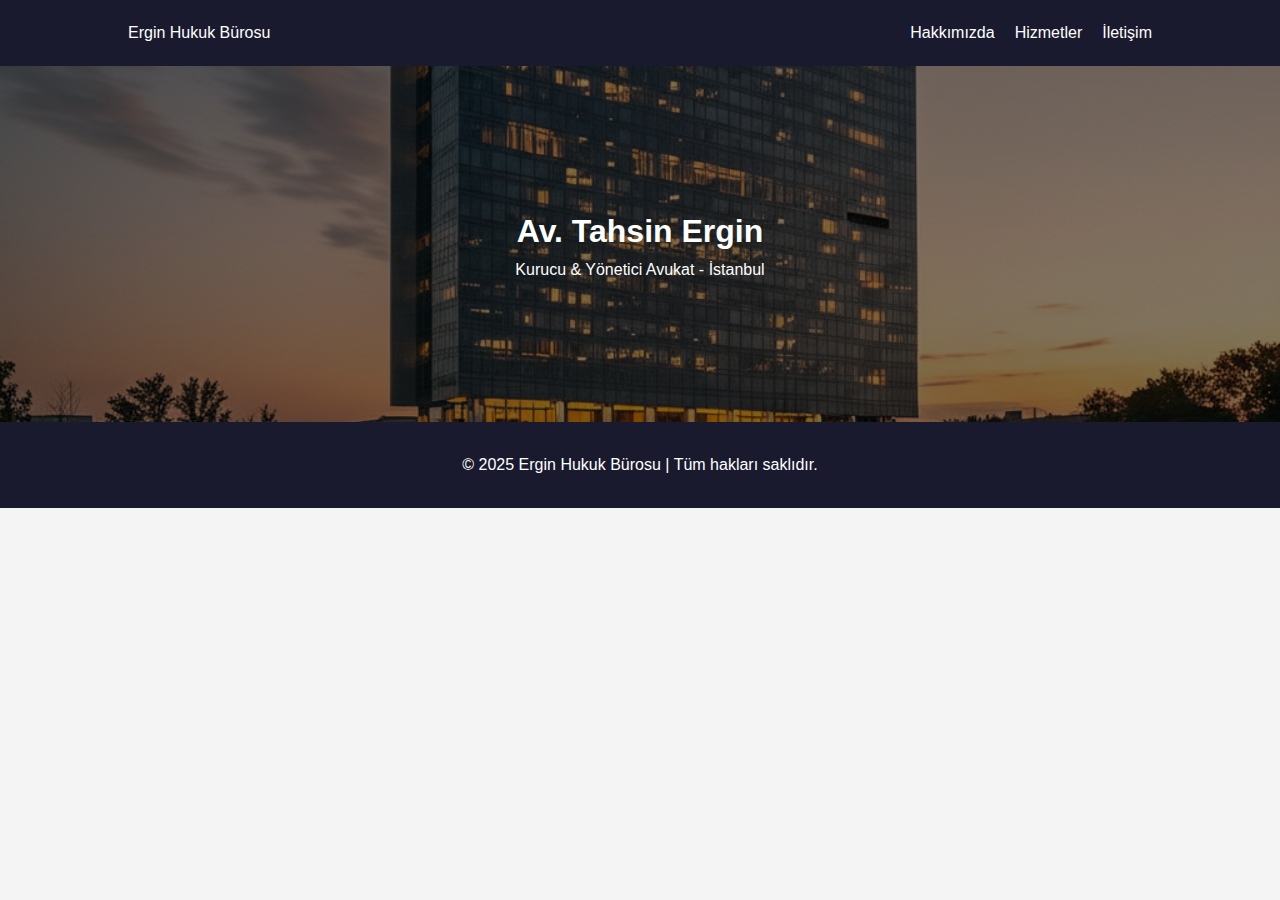
<file: index.html>
<!DOCTYPE html>
<html lang="tr">
<head>
  <meta charset="UTF-8">
  <meta name="viewport" content="width=device-width, initial-scale=1.0">
  <title>Ergin Hukuk Bürosu</title>
  <link rel="stylesheet" href="style.css">
</head>
<body>

  <header>
    <div class="logo">Ergin Hukuk Bürosu</div>
    <nav>
      <ul>
        <li><a href="hakkimizda.html">Hakkımızda</a></li>
        <li><a href="hizmetler.html">Hizmetler</a></li>
        <li><a href="iletisim.html">İletişim</a></li>
      </ul>
    </nav>
  </header>

  <section class="hero">
    <h1>Av. Tahsin Ergin</h1>
    <p>Kurucu & Yönetici Avukat - İstanbul</p>
  </section>

  <footer>
    <p>© 2025 Ergin Hukuk Bürosu | Tüm hakları saklıdır.</p>
  </footer>

</body>
</html>
</file>
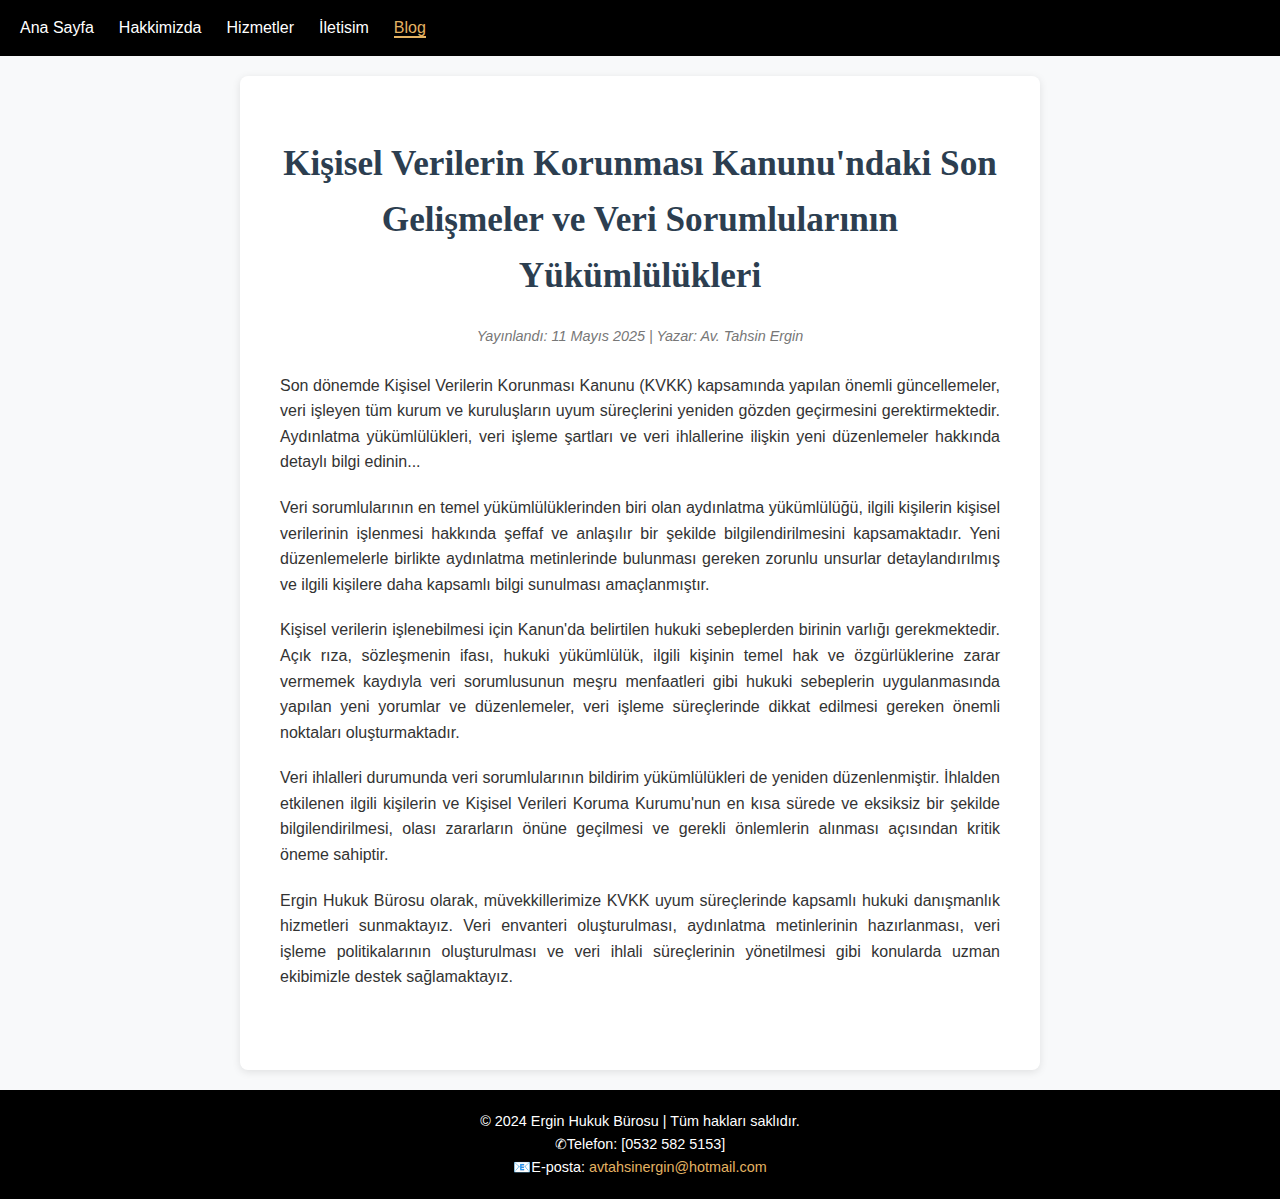
<file: blog-detay-1.html>
<!DOCTYPE html>
<html lang="tr">
<head>
    <meta charset="UTF-8">
    <meta name="viewport" content="width=device-width, initial-scale=1.0">
    <title>Kişisel Verilerin Korunması Kanunu'ndaki Son Gelişmeler - Ergin Hukuk Bürosu</title>
    <link rel="stylesheet" href="style.css">
    <style>
        body {
            font-family: 'Montserrat', sans-serif;
            margin: 0;
            padding: 0;
            background-color: #f8f9fa;
            color: #333;
            line-height: 1.6;
        }

        header {
            background-color: black;
            color: white;
            padding: 15px 20px;
            display: flex;
            align-items: center;
            justify-content: space-between;
        }

        nav ul {
            list-style: none;
            display: flex;
            gap: 25px;
            margin: 0;
            padding: 0;
        }

        nav a {
            color: white;
            text-decoration: none;
            font-weight: 500;
            transition: color 0.3s ease;
        }

        nav a:hover {
            color: #e4b363;
        }

        nav a.active {
            color: #e4b363;
        }

        .blog-detail-page {
            padding: 60px 20px;
            max-width: 800px;
            margin: 20px auto;
            background-color: white;
            border-radius: 8px;
            box-shadow: 0 2px 8px rgba(0, 0, 0, 0.1);
            text-align: center; /* Ana başlığı ortala */
        }

        .blog-detail-page h1 {
            font-size: 2.2em;
            color: #2c3e50;
            margin-bottom: 20px;
            font-family: 'Lora', serif;
        }

        .post-meta {
            color: #777;
            font-size: 0.9em;
            margin-bottom: 25px;
            font-style: italic;
        }

        .blog-detail-content {
            text-align: left; /* İçeriği sola hizala, ortalamayı bozmamak için */
            padding: 0 20px;
        }

        .blog-detail-content p {
            margin-bottom: 20px;
            text-align: justify; /* Yazıyı iki yana yasla */
            hyphens: auto; /* Kelimeleri gerektiğinde böl */
        }

        footer {
            background-color: black;
            color: white;
            text-align: center;
            padding: 20px;
            font-size: 0.9em;
        }

        footer a {
            color: #e4b363;
            text-decoration: none;
        }

        footer a:hover {
            text-decoration: underline;
        }
    </style>
    <!-- Google tag (gtag.js) -->
<script async src="https://www.googletagmanager.com/gtag/js?id=G-L9FPW35B36"></script>
<script>
  window.dataLayer = window.dataLayer || [];
  function gtag(){dataLayer.push(arguments);}
  gtag('js', new Date());

  gtag('config', 'G-L9FPW35B36');
</script>
</head>
<body>
    <header>
        <nav>
            <ul>
                <li><a href="index.html">Ana Sayfa</a></li>
                <li><a href="hakkimizda.html">Hakkimizda</a></li>
                <li><a href="hizmetler.html">Hizmetler</a></li>
                <li><a href="iletisim.html">İletisim</a></li>
                <li><a href="blog.html" class="active">Blog</a></li>
            </ul>
        </nav>
    </header>

    <section class="blog-detail-page">
        <h1>Kişisel Verilerin Korunması Kanunu'ndaki Son Gelişmeler ve Veri Sorumlularının Yükümlülükleri</h1>
        <p class="post-meta">Yayınlandı: 11 Mayıs 2025 | Yazar: Av. Tahsin Ergin</p>
        <div class="blog-detail-content">
            <p>Son dönemde Kişisel Verilerin Korunması Kanunu (KVKK) kapsamında yapılan önemli güncellemeler, veri işleyen tüm kurum ve kuruluşların uyum süreçlerini yeniden gözden geçirmesini gerektirmektedir. Aydınlatma yükümlülükleri, veri işleme şartları ve veri ihlallerine ilişkin yeni düzenlemeler hakkında detaylı bilgi edinin...</p>
            <p>Veri sorumlularının en temel yükümlülüklerinden biri olan aydınlatma yükümlülüğü, ilgili kişilerin kişisel verilerinin işlenmesi hakkında şeffaf ve anlaşılır bir şekilde bilgilendirilmesini kapsamaktadır. Yeni düzenlemelerle birlikte aydınlatma metinlerinde bulunması gereken zorunlu unsurlar detaylandırılmış ve ilgili kişilere daha kapsamlı bilgi sunulması amaçlanmıştır.</p>
            <p>Kişisel verilerin işlenebilmesi için Kanun'da belirtilen hukuki sebeplerden birinin varlığı gerekmektedir. Açık rıza, sözleşmenin ifası, hukuki yükümlülük, ilgili kişinin temel hak ve özgürlüklerine zarar vermemek kaydıyla veri sorumlusunun meşru menfaatleri gibi hukuki sebeplerin uygulanmasında yapılan yeni yorumlar ve düzenlemeler, veri işleme süreçlerinde dikkat edilmesi gereken önemli noktaları oluşturmaktadır.</p>
            <p>Veri ihlalleri durumunda veri sorumlularının bildirim yükümlülükleri de yeniden düzenlenmiştir. İhlalden etkilenen ilgili kişilerin ve Kişisel Verileri Koruma Kurumu'nun en kısa sürede ve eksiksiz bir şekilde bilgilendirilmesi, olası zararların önüne geçilmesi ve gerekli önlemlerin alınması açısından kritik öneme sahiptir.</p>
            <p>Ergin Hukuk Bürosu olarak, müvekkillerimize KVKK uyum süreçlerinde kapsamlı hukuki danışmanlık hizmetleri sunmaktayız. Veri envanteri oluşturulması, aydınlatma metinlerinin hazırlanması, veri işleme politikalarının oluşturulması ve veri ihlali süreçlerinin yönetilmesi gibi konularda uzman ekibimizle destek sağlamaktayız.</p>
        </div>
    </section>

    <footer>
        <p>© 2024 Ergin Hukuk Bürosu | Tüm hakları saklıdır.</p>
        <p>✆Telefon: [0532 582 5153]</p>
        <p>📧E-posta: <a href="mailto:avtahsinergin@hotmail.com">avtahsinergin@hotmail.com</a></p>
    </footer>
</body>
</html>
</file>
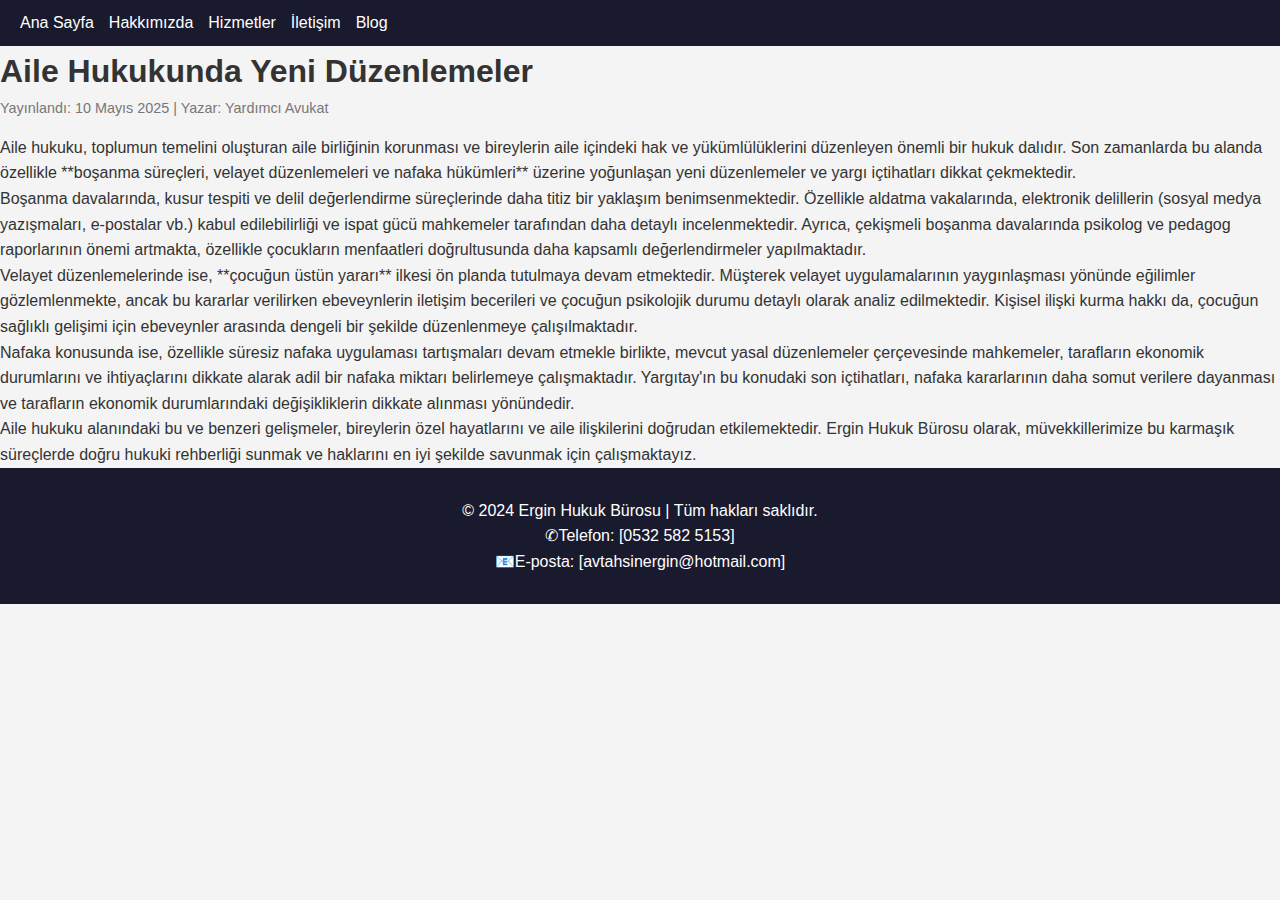
<file: blog-detay-2.html>
<!DOCTYPE html>
<html lang="tr">
<head>
    <meta charset="UTF-8">
    <meta name="viewport" content="width=device-width, initial-scale=1.0">
    <title>Aile Hukukunda Yeni Düzenlemeler - Ergin Hukuk Bürosu</title>
    <link rel="stylesheet" href="style.css">
</head>
<body>
    <header style="display: flex; align-items: center; justify-content: space-between; padding: 10px 20px;">
        <nav>
            <ul style="list-style: none; display: flex; gap: 15px; margin: 0;">
                <li><a href="index.html">Ana Sayfa</a></li>
                <li><a href="hakkimizda.html">Hakkımızda</a></li>
                <li><a href="hizmetler.html">Hizmetler</a></li>
                <li><a href="iletisim.html">İletişim</a></li>
                <li><a href="blog.html">Blog</a></li>
            </ul>
        </nav>
    </header>

    <section class="blog-detail">
        <h1>Aile Hukukunda Yeni Düzenlemeler</h1>
        <p class="post-meta">Yayınlandı: 10 Mayıs 2025 | Yazar: Yardımcı Avukat</p>
        <p>Aile hukuku, toplumun temelini oluşturan aile birliğinin korunması ve bireylerin aile içindeki hak ve yükümlülüklerini düzenleyen önemli bir hukuk dalıdır. Son zamanlarda bu alanda özellikle **boşanma süreçleri, velayet düzenlemeleri ve nafaka hükümleri** üzerine yoğunlaşan yeni düzenlemeler ve yargı içtihatları dikkat çekmektedir.</p>

        <p>Boşanma davalarında, kusur tespiti ve delil değerlendirme süreçlerinde daha titiz bir yaklaşım benimsenmektedir. Özellikle aldatma vakalarında, elektronik delillerin (sosyal medya yazışmaları, e-postalar vb.) kabul edilebilirliği ve ispat gücü mahkemeler tarafından daha detaylı incelenmektedir. Ayrıca, çekişmeli boşanma davalarında psikolog ve pedagog raporlarının önemi artmakta, özellikle çocukların menfaatleri doğrultusunda daha kapsamlı değerlendirmeler yapılmaktadır.</p>

        <p>Velayet düzenlemelerinde ise, **çocuğun üstün yararı** ilkesi ön planda tutulmaya devam etmektedir. Müşterek velayet uygulamalarının yaygınlaşması yönünde eğilimler gözlemlenmekte, ancak bu kararlar verilirken ebeveynlerin iletişim becerileri ve çocuğun psikolojik durumu detaylı olarak analiz edilmektedir. Kişisel ilişki kurma hakkı da, çocuğun sağlıklı gelişimi için ebeveynler arasında dengeli bir şekilde düzenlenmeye çalışılmaktadır.</p>

        <p>Nafaka konusunda ise, özellikle süresiz nafaka uygulaması tartışmaları devam etmekle birlikte, mevcut yasal düzenlemeler çerçevesinde mahkemeler, tarafların ekonomik durumlarını ve ihtiyaçlarını dikkate alarak adil bir nafaka miktarı belirlemeye çalışmaktadır. Yargıtay'ın bu konudaki son içtihatları, nafaka kararlarının daha somut verilere dayanması ve tarafların ekonomik durumlarındaki değişikliklerin dikkate alınması yönündedir.</p>

        <p>Aile hukuku alanındaki bu ve benzeri gelişmeler, bireylerin özel hayatlarını ve aile ilişkilerini doğrudan etkilemektedir. Ergin Hukuk Bürosu olarak, müvekkillerimize bu karmaşık süreçlerde doğru hukuki rehberliği sunmak ve haklarını en iyi şekilde savunmak için çalışmaktayız.</p>
    </section>

    <footer>
        <p>© 2024 Ergin Hukuk Bürosu | Tüm hakları saklıdır.</p>
        <p>✆Telefon: [0532 582 5153]</p>
        <p>📧E-posta: [avtahsinergin@hotmail.com]</p>


    </footer>
</body>
</html>
</file>
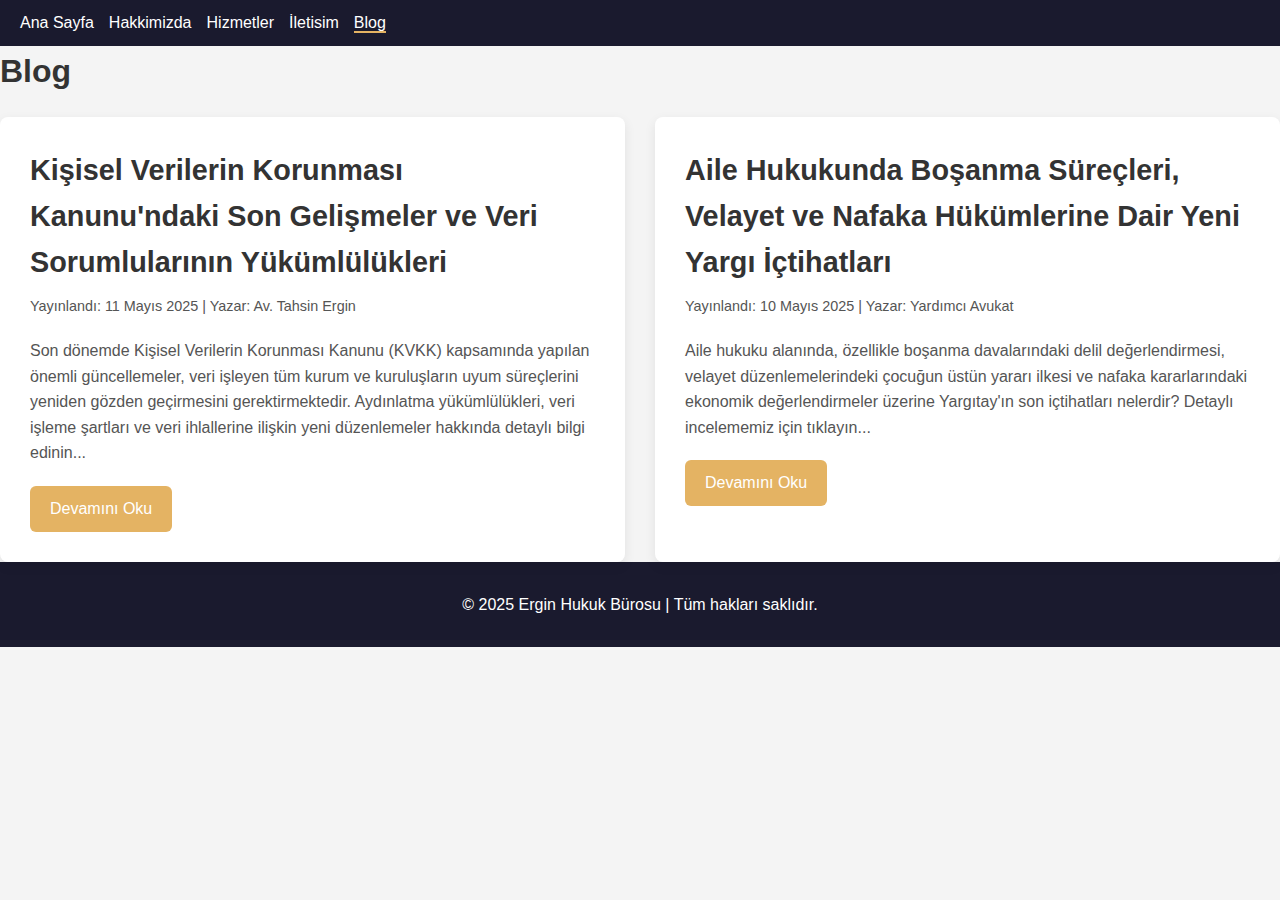
<file: blog.html>
<!DOCTYPE html>
<html lang="tr">
<head>
    <meta charset="UTF-8">
    <meta name="viewport" content="width=device-width, initial-scale=1.0">
    <title>Ergin Hukuk Bürosu - Blog</title>
    <link rel="stylesheet" href="style.css">
</head>
<body>
    <header style="display: flex; align-items: center; justify-content: space-between; padding: 10px 20px;">
        <nav>
            <ul style="list-style: none; display: flex; gap: 15px; margin: 0;">
                <li><a href="index.html">Ana Sayfa</a></li>
                <li><a href="hakkimizda.html">Hakkimizda</a></li>
                <li><a href="hizmetler.html">Hizmetler</a></li>
                <li><a href="iletisim.html">İletisim</a></li>
                <li><a href="blog.html" class="active">Blog</a></li>
            </ul>
        </nav>
    </header>

    <section class="blog-page">
        <h1>Blog</h1>
        <div class="blog-posts">
            <div class="blog-post">
                <h3>Kişisel Verilerin Korunması Kanunu'ndaki Son Gelişmeler ve Veri Sorumlularının Yükümlülükleri</h3>
                <p class="post-meta">Yayınlandı: 11 Mayıs 2025 | Yazar: Av. Tahsin Ergin</p>
                <p>Son dönemde Kişisel Verilerin Korunması Kanunu (KVKK) kapsamında yapılan önemli güncellemeler, veri işleyen tüm kurum ve kuruluşların uyum süreçlerini yeniden gözden geçirmesini gerektirmektedir. Aydınlatma yükümlülükleri, veri işleme şartları ve veri ihlallerine ilişkin yeni düzenlemeler hakkında detaylı bilgi edinin...</p>
                <a href="blog-detay-1.html" class="read-more">Devamını Oku</a>
            </div>
            <div class="blog-post">
                <h3>Aile Hukukunda Boşanma Süreçleri, Velayet ve Nafaka Hükümlerine Dair Yeni Yargı İçtihatları</h3>
                <p class="post-meta">Yayınlandı: 10 Mayıs 2025 | Yazar: Yardımcı Avukat</p>
                <p>Aile hukuku alanında, özellikle boşanma davalarındaki delil değerlendirmesi, velayet düzenlemelerindeki çocuğun üstün yararı ilkesi ve nafaka kararlarındaki ekonomik değerlendirmeler üzerine Yargıtay'ın son içtihatları nelerdir? Detaylı incelememiz için tıklayın...</p>
                <a href="blog-detay-2.html" class="read-more">Devamını Oku</a>
            </div>
        </div>
    </section>

    <footer>
        <p>© 2025 Ergin Hukuk Bürosu | Tüm hakları saklıdır.</p>
    </footer>
</body>
</html>
</file>
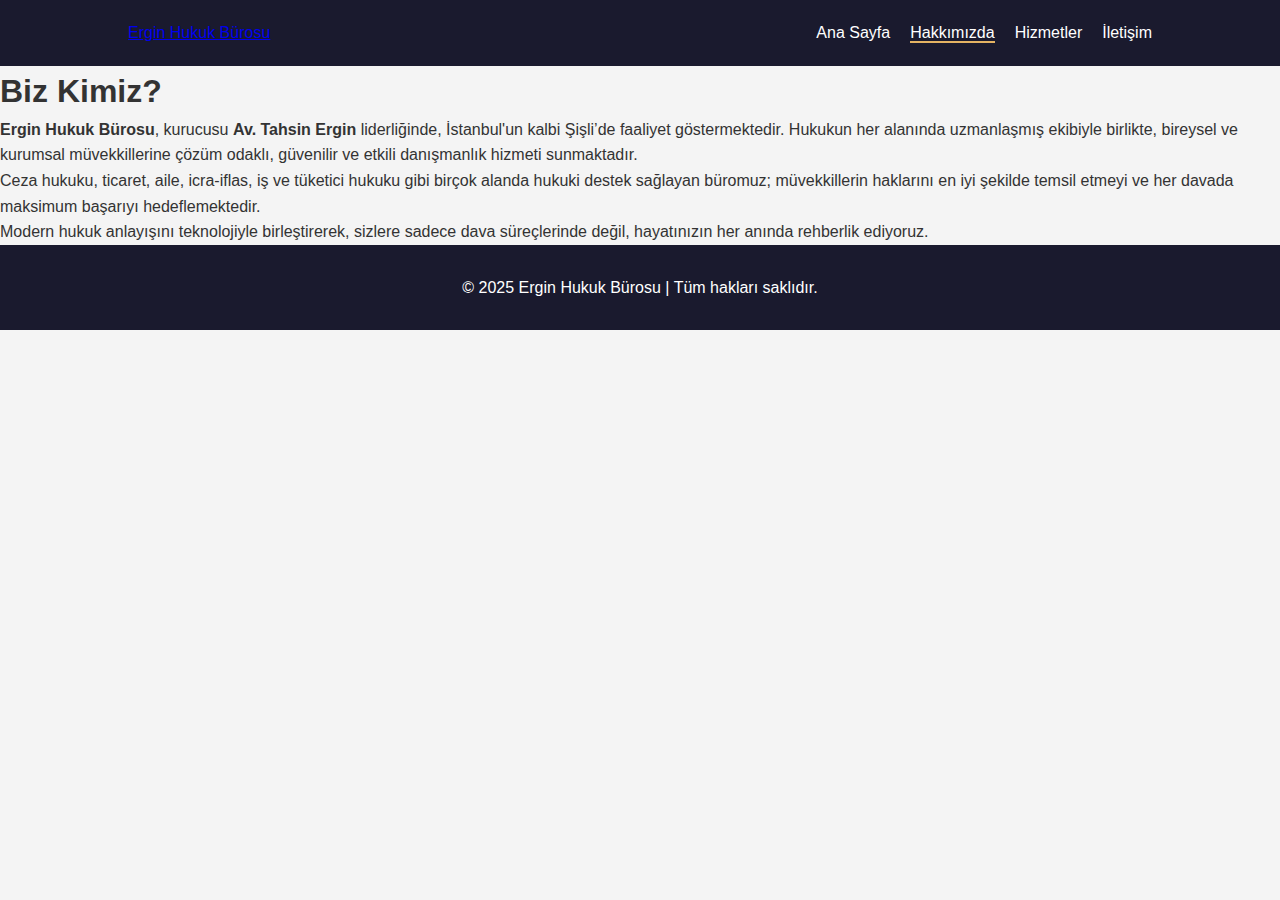
<file: hakkimizda.html>
<!DOCTYPE html>
<html lang="tr">
<head>
  <meta charset="UTF-8">
  <meta name="viewport" content="width=device-width, initial-scale=1.0">
  <title>Hakkımızda - Ergin Hukuk Bürosu</title>
  <link rel="stylesheet" href="style.css">
</head>
<body>

  <header>
    <div class="logo"><a href="index.html">Ergin Hukuk Bürosu</a></div>
    <nav>
      <ul>
        <li><a href="index.html">Ana Sayfa</a></li>
        <li><a href="hakkimizda.html" class="active">Hakkımızda</a></li>
        <li><a href="hizmetler.html">Hizmetler</a></li>
        <li><a href="iletisim.html">İletişim</a></li>
      </ul>
    </nav>
  </header>

  <section class="about-modern">
    <div class="about-content">
      <h1>Biz Kimiz?</h1>
      <p><strong>Ergin Hukuk Bürosu</strong>, kurucusu <strong>Av. Tahsin Ergin</strong> liderliğinde, İstanbul'un kalbi Şişli’de faaliyet göstermektedir. Hukukun her alanında uzmanlaşmış ekibiyle birlikte, bireysel ve kurumsal müvekkillerine çözüm odaklı, güvenilir ve etkili danışmanlık hizmeti sunmaktadır.</p>

      <p>Ceza hukuku, ticaret, aile, icra-iflas, iş ve tüketici hukuku gibi birçok alanda hukuki destek sağlayan büromuz; müvekkillerin haklarını en iyi şekilde temsil etmeyi ve her davada maksimum başarıyı hedeflemektedir.</p>

      <p>Modern hukuk anlayışını teknolojiyle birleştirerek, sizlere sadece dava süreçlerinde değil, hayatınızın her anında rehberlik ediyoruz.</p>
    </div>
  </section>

  <footer>
    <p>© 2025 Ergin Hukuk Bürosu | Tüm hakları saklıdır.</p>
  </footer>

</body>
</html>
</file>
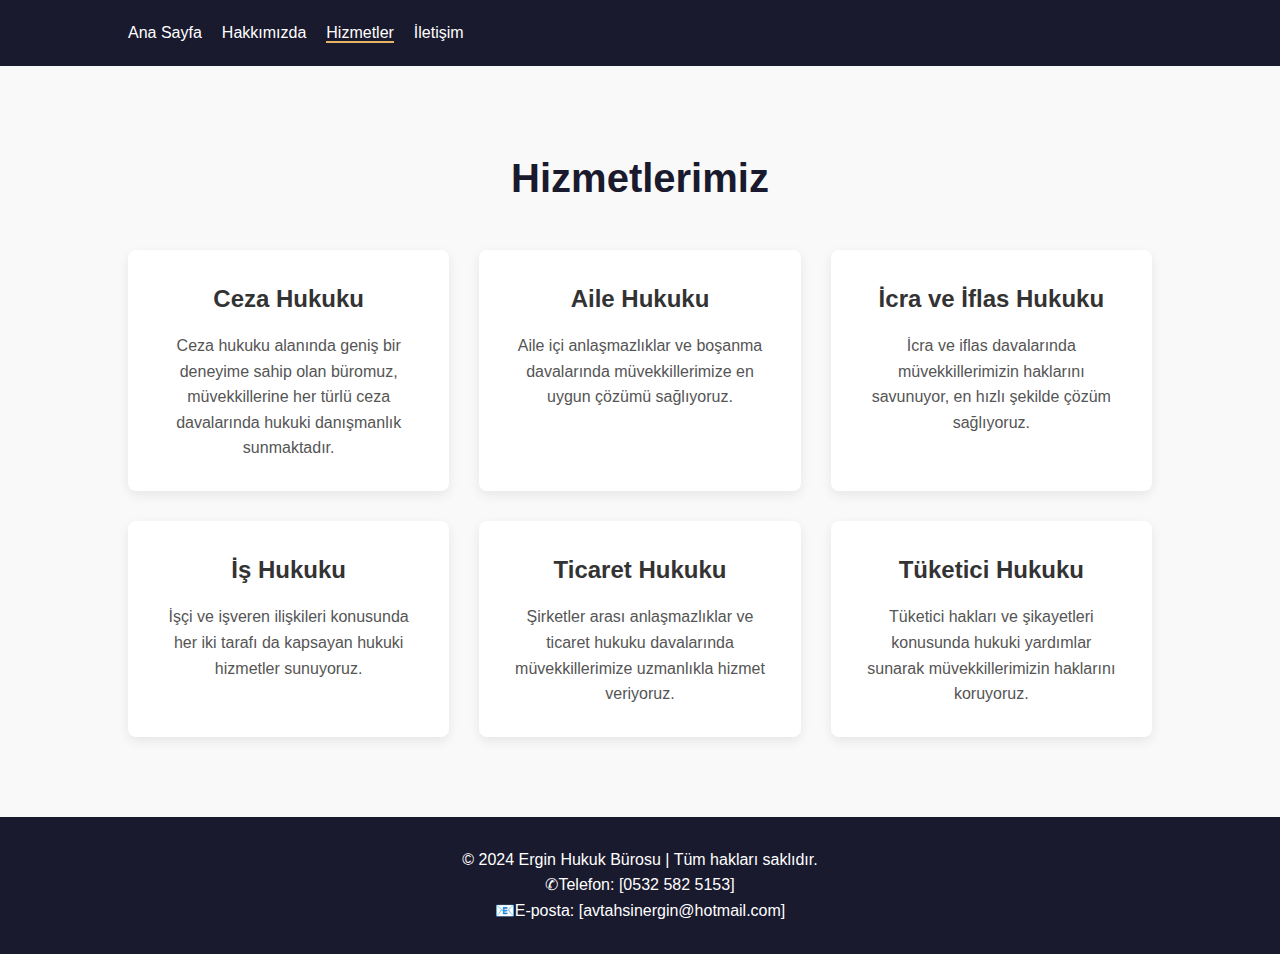
<file: hizmetler.html>
<!DOCTYPE html>
<html lang="tr">
<head>
  <meta charset="UTF-8">
  <meta name="viewport" content="width=device-width, initial-scale=1.0">
  <title>Hizmetler - Ergin Hukuk Bürosu</title>
  <link rel="stylesheet" href="style.css">
</head>
<body>

  <header>
    <nav>
      <ul>
        <li><a href="index.html">Ana Sayfa</a></li>
        <li><a href="hakkimizda.html">Hakkımızda</a></li>
        <li><a href="hizmetler.html" class="active">Hizmetler</a></li>
        <li><a href="iletisim.html">İletişim</a></li>
      </ul>
    </nav>
  </header>

  <section class="services">
    <h1>Hizmetlerimiz</h1>
    <div class="service-boxes">
      <div class="service-box">
        <h2>Ceza Hukuku</h2>
        <p>Ceza hukuku alanında geniş bir deneyime sahip olan büromuz, müvekkillerine her türlü ceza davalarında hukuki danışmanlık sunmaktadır.</p>
      </div>
      <div class="service-box">
        <h2>Aile Hukuku</h2>
        <p>Aile içi anlaşmazlıklar ve boşanma davalarında müvekkillerimize en uygun çözümü sağlıyoruz.</p>
      </div>
      <div class="service-box">
        <h2>İcra ve İflas Hukuku</h2>
        <p>İcra ve iflas davalarında müvekkillerimizin haklarını savunuyor, en hızlı şekilde çözüm sağlıyoruz.</p>
      </div>
      <div class="service-box">
        <h2>İş Hukuku</h2>
        <p>İşçi ve işveren ilişkileri konusunda her iki tarafı da kapsayan hukuki hizmetler sunuyoruz.</p>
      </div>
      <div class="service-box">
        <h2>Ticaret Hukuku</h2>
        <p>Şirketler arası anlaşmazlıklar ve ticaret hukuku davalarında müvekkillerimize uzmanlıkla hizmet veriyoruz.</p>
      </div>
      <div class="service-box">
        <h2>Tüketici Hukuku</h2>
        <p>Tüketici hakları ve şikayetleri konusunda hukuki yardımlar sunarak müvekkillerimizin haklarını koruyoruz.</p>
      </div>
    </div>
  </section>

  <footer>
    <p>© 2024 Ergin Hukuk Bürosu | Tüm hakları saklıdır.</p>
    <p>✆Telefon: [0532 582 5153]</p>
    <p>📧E-posta: [avtahsinergin@hotmail.com]</p>
  </footer>

</body>
</html>
</file>
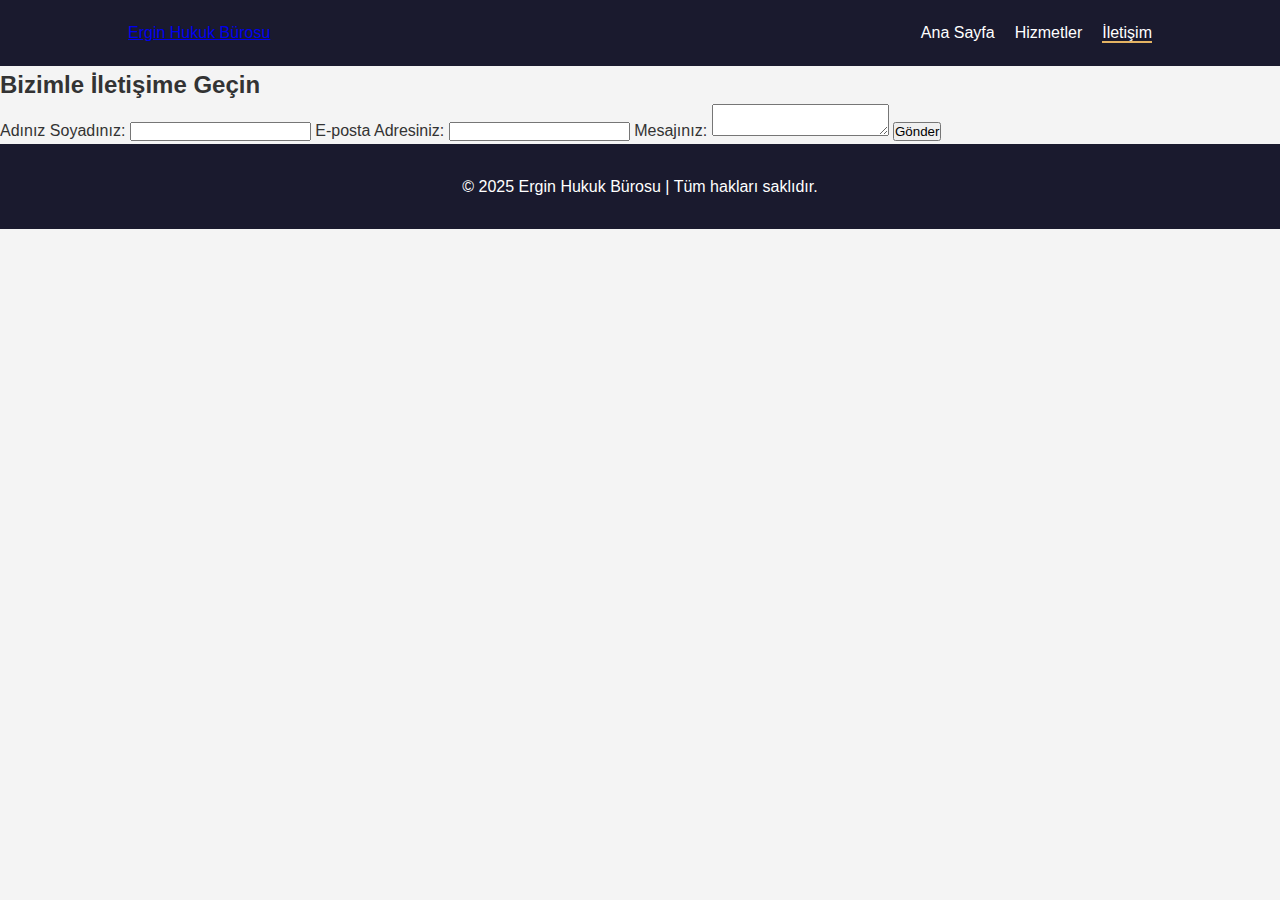
<file: iletisim.html>
<!DOCTYPE html>
<html lang="tr">
<head>
  <meta charset="UTF-8">
  <meta name="viewport" content="width=device-width, initial-scale=1.0">
  <title>İletişim - Ergin Hukuk Bürosu</title>
  <link rel="stylesheet" href="style.css">
</head>
<body>

  <header>
    <div class="logo"><a href="index.html">Ergin Hukuk Bürosu</a></div>
    <nav>
      <ul>
        <li><a href="index.html">Ana Sayfa</a></li>
        <li><a href="hizmetler.html">Hizmetler</a></li>
        <li><a href="iletisim.html" class="active">İletişim</a></li>
      </ul>
    </nav>
  </header>

  <section class="contact">
    <h2>Bizimle İletişime Geçin</h2>
    <form action="submit_form.php" method="POST">
      <label for="name">Adınız Soyadınız:</label>
      <input type="text" id="name" name="name" required>

      <label for="email">E-posta Adresiniz:</label>
      <input type="email" id="email" name="email" required>

      <label for="message">Mesajınız:</label>
      <textarea id="message" name="message" required></textarea>

      <button type="submit">Gönder</button>
    </form>
  </section>

  <footer>
    <p>© 2025 Ergin Hukuk Bürosu | Tüm hakları saklıdır.</p>
  </footer>

</body>
</html>
</file>
<file: style.css>
/* Özel Arka Plan Stili */
.hero {
    background-image: url('images/arkaplan.png'); /* Doğru dosya yolunuz */
    background-size: cover; /* Arka planın tüm alanı kaplamasını sağlar */
    background-position: center center; /* Arka planı ortalar */
    background-repeat: no-repeat; /* Arka planın tekrar etmesini engeller */
    color: white;
    padding: 140px 10%;
    text-align: center;
    background-blend-mode: overlay;
    background-color: rgba(0, 0, 0, 0.5); /* Yazıların okunurluğu için hafif bir koyuluk */
}

/* Mevcut CSS Kodlarınız */
@import url('https://fonts.googleapis.com/css2?family=Lora:wght@400;500;700&family=Montserrat:wght@400;500;700&display=swap');

/* Genel Ayarlar */
* {
    margin: 0;
    padding: 0;
    box-sizing: border-box;
    font-family: 'Montserrat', sans-serif;
}

body {
    background-color: #f4f4f4;
    color: #333;
    line-height: 1.6;
}

/* Header */
header {
    background-color: #1a1a2e;
    color: white;
    padding: 20px 10%;
    display: flex;
    justify-content: space-between;
    align-items: center;
}

nav ul {
    list-style: none;
    display: flex;
    gap: 20px;
}

nav a {
    color: white;
    text-decoration: none;
    font-weight: 500;
}

nav a.active {
    border-bottom: 2px solid #e4b363;
}

/* Hakkımızda */
.about {
    background: linear-gradient(135deg, #f8f9fa, #e9ecef); /* Açık ve soft bir renk geçişi */
    padding: 80px 10%;
    text-align: center;
}

.about-container {
    display: flex; /* Blok yerine flex yapıyoruz */
    max-width: 800px;
    margin: 0 auto; /* İçeriği ortalıyoruz */
    align-items: center; /* Dikeyde ortalıyoruz */
}

.about-image {
    flex: 0 0 50%; /* Sol taraf için %50 genişlik (önceki %40'tan %50'ye çıkarıldı) */
    margin-right: 20px; /* Yazı ile arasında boşluk */
}

.about-image img {
    display: block;
    width: 100%;
    height: auto;
    border-radius: 5px; /* İsteğe bağlı: köşeleri yuvarlak yapar */
}

.about-text {
    flex: 1; /* Sağ taraf kalan alanı kaplar */
    text-align: left; /* Yazıyı sola hizalıyoruz */
}

.about h1 {
    font-size: 2.5em;
    margin-bottom: 20px;
    color: #1a1a2e;
    text-align: center; /* Başlığı ortalıyoruz */
}

.about p {
    font-size: 1.1em;
    color: #555;
    font-family: 'Lora', serif;
    line-height: 1.7; /* Daha okunaklı bir satır aralığı */
    margin-bottom: 30px; /* Alt boşluğu artırıyoruz */
}

/* Hizmetler */
/* Hizmetler Bölümü (Güncellenmiş) */
.services {
    background-color: #f9f9f9;
    padding: 80px 10%;
    text-align: center;
}

.services h1 {
    font-size: 2.5em;
    margin-bottom: 40px;
    color: #1a1a2e;
}

.service-boxes {
    display: grid;
    grid-template-columns: repeat(auto-fit, minmax(300px, 1fr));
    gap: 30px;
    margin-top: 20px;
}

.service-box {
    background-color: white;
    padding: 30px;
    border-radius: 8px;
    box-shadow: 0 4px 12px rgba(0, 0, 0, 0.08);
    text-align: center;
    transition: transform 0.3s ease-in-out, box-shadow 0.3s ease-in-out;
}

.service-box h2 {
    font-size: 1.5em;
    color: #333;
    margin-bottom: 15px;
}

.service-box p {
    color: #555;
    line-height: 1.6;
}

.service-box:hover {
    transform: translateY(-5px);
    box-shadow: 0 8px 16px rgba(0, 0, 0, 0.15);
}

@media (max-width: 768px) {
    .service-boxes {
        grid-template-columns: 1fr;
    }
    .service-box {
        text-align: left;
    }
}
/* İletişim */
.contact-modern {
    background: linear-gradient(135deg, #f8f9fa, #eaeaea);
    padding: 60px 10%;
    text-align: center;
}

.contact-header h2 {
    font-size: 2.5em;
    color: #1a1a2e;
    margin-bottom: 10px;
}

.contact-header p {
    font-size: 1.2em;
    color: #555;
    margin-bottom: 40px;
}

.contact-content {
    max-width: 800px;
    margin: 0 auto;
    background-color: #ffffff;
    padding: 40px;
    border-radius: 10px;
    box-shadow: 0 8px 24px rgba(0,0,0,0.1);
}

.contact-info p {
    margin: 10px 0;
    font-size: 1.1em;
    color: #333;
}

.contact-form input,
.contact-form textarea {
    width: 100%;
    padding: 12px;
    margin: 12px 0;
    border: 1px solid #ccc;
    border-radius: 6px;
    font-size: 1em;
    font-family: 'Montserrat', sans-serif;
}

.contact-form textarea {
    height: 150px;
    resize: vertical;
}

.contact-form button {
    padding: 12px 25px;
    background-color: #1a1a2e;
    color: white;
    border: none;
    border-radius: 6px;
    cursor: pointer;
    font-size: 1em;
    transition: background-color 0.3s ease;
}

.contact-form button:hover {
    background-color: #e4b363;
}

.whatsapp {
    margin-top: 25px;
}

.whatsapp button {
    padding: 12px 25px;
    background-color: #25d366;
    color: white;
    border: none;
    border-radius: 6px;
    font-size: 1.1em;
    font-family: 'Montserrat', sans-serif;
    cursor: pointer;
    transition: background-color 0.3s ease;
}

.whatsapp button:hover {
    background-color: #128c7e;
}

/* Footer */
footer {
    background-color: #1a1a2e;
    color: white;
    text-align: center;
    padding: 30px 10%;
    font-family: 'Lora', serif;
    font-size: 1em;
}

/* Responsive */
@media (max-width: 768px) {
    header {
        flex-direction: column;
        align-items: flex-start;
    }

    nav ul {
        flex-direction: column;
        gap: 10px;
    }

    .hero {
        padding: 100px 10%;
    }

    .about {
        padding: 60px 5%;
    }
    .about h1 {
        font-size: 2.2em;
    }
    .about p {
        font-size: 1em;
    }
    .about-container {
        display: block; /* Küçük ekranlarda alt alta sıralansın */
        text-align: center;
        padding: 20px; /* Küçük ekranlarda daha az iç boşluk */
        background-color: #f0f8ff; /* Açık mavi arka plan */
        border-radius: 8px;
        box-shadow: 0 2px 6px rgba(0, 0, 0, 0.08);
    }
    .about-image {
        display: block;
        width: 80%; /* Küçük ekranlarda daha geniş */
        max-width: 300px;
        margin: 0 auto 20px;
    }
    .about-text {
        text-align: left;
    }

    .services {
        padding: 60px 5%;
    }

    .services ul {
        flex-direction: column;
    }

    .contact-modern {
        padding: 40px 5%;
    }
}
/* Blog Bölümü Stilleri */
.blog {
    padding: 80px 10%;
    background-color: #f9f9f9;
    text-align: center;
}

.blog h1 {
    font-size: 2.5em;
    color: #1a1a2e;
    margin-bottom: 40px;
}

.blog-posts {
    display: grid;
    grid-template-columns: repeat(auto-fit, minmax(300px, 1fr));
    gap: 30px;
    margin-top: 20px;
}

.blog-post {
    background-color: white;
    padding: 30px;
    border-radius: 8px;
    box-shadow: 0 4px 12px rgba(0, 0, 0, 0.08);
    text-align: left;
}

.blog-post h3 {
    font-size: 1.8em;
    color: #333;
    margin-bottom: 10px;
}

.post-meta {
    color: #777;
    font-size: 0.9em;
    margin-bottom: 15px;
}

.blog-post p {
    color: #555;
    line-height: 1.6;
    margin-bottom: 20px;
}

.read-more {
    display: inline-block;
    padding: 10px 20px;
    background-color: #e4b363;
    color: white;
    text-decoration: none;
    border-radius: 6px;
    transition: background-color 0.3s ease;
}

.read-more:hover {
    background-color: #c89747;
}

@media (max-width: 768px) {
    .blog {
        padding: 60px 5%;
    }

    .blog-posts {
        grid-template-columns: 1fr;
    }
}

/* "Biz Kimiz?" Bölümü Stilleri (Ana Sayfa) */
.about { /* Ana sayfadaki "Biz Kimiz?" bölümünü hedefliyor */
    background: linear-gradient(135deg, #f8f9fa, #e9ecef);
    padding: 80px 10%;
    text-align: center;
}

.about-container { /* Ana sayfadaki "Biz Kimiz?" içeriği */
    max-width: 800px;
    margin: 0 auto;
    padding: 40px;
    background-color: #f0f8ff; /* Açık mavi arka plan */
    border-radius: 10px;
    box-shadow: 0 4px 12px rgba(0, 0, 0, 0.08);
}

.about h1 { /* Ana sayfadaki "Biz Kimiz?" başlığı */
    font-family: 'Lora', serif;
    font-size: 2.8em;
    color: #2c3e50;
    margin-bottom: 30px;
    text-align: center;
    letter-spacing: 0.5px;
}

.about-text { /* Ana sayfadaki "Biz Kimiz?" yazısı */
    text-align: left;
}

.about-text p {
    font-family: 'Montserrat', sans-serif;
    font-size: 1.15em;
    color: #555;
    line-height: 1.8;
    margin-bottom: 30px;
}

@media (max-width: 768px) {
    .about {
        padding: 60px 5%;
    }
    .about-container {
        padding: 20px;
        border-radius: 8px;
    }
    .about h1 {
        font-size: 2.2em;
        margin-bottom: 20px;
    }
    .about-text p {
        font-size: 1em;
        line-height: 1.6;
        margin-bottom: 20px;
    }
}
</file>
